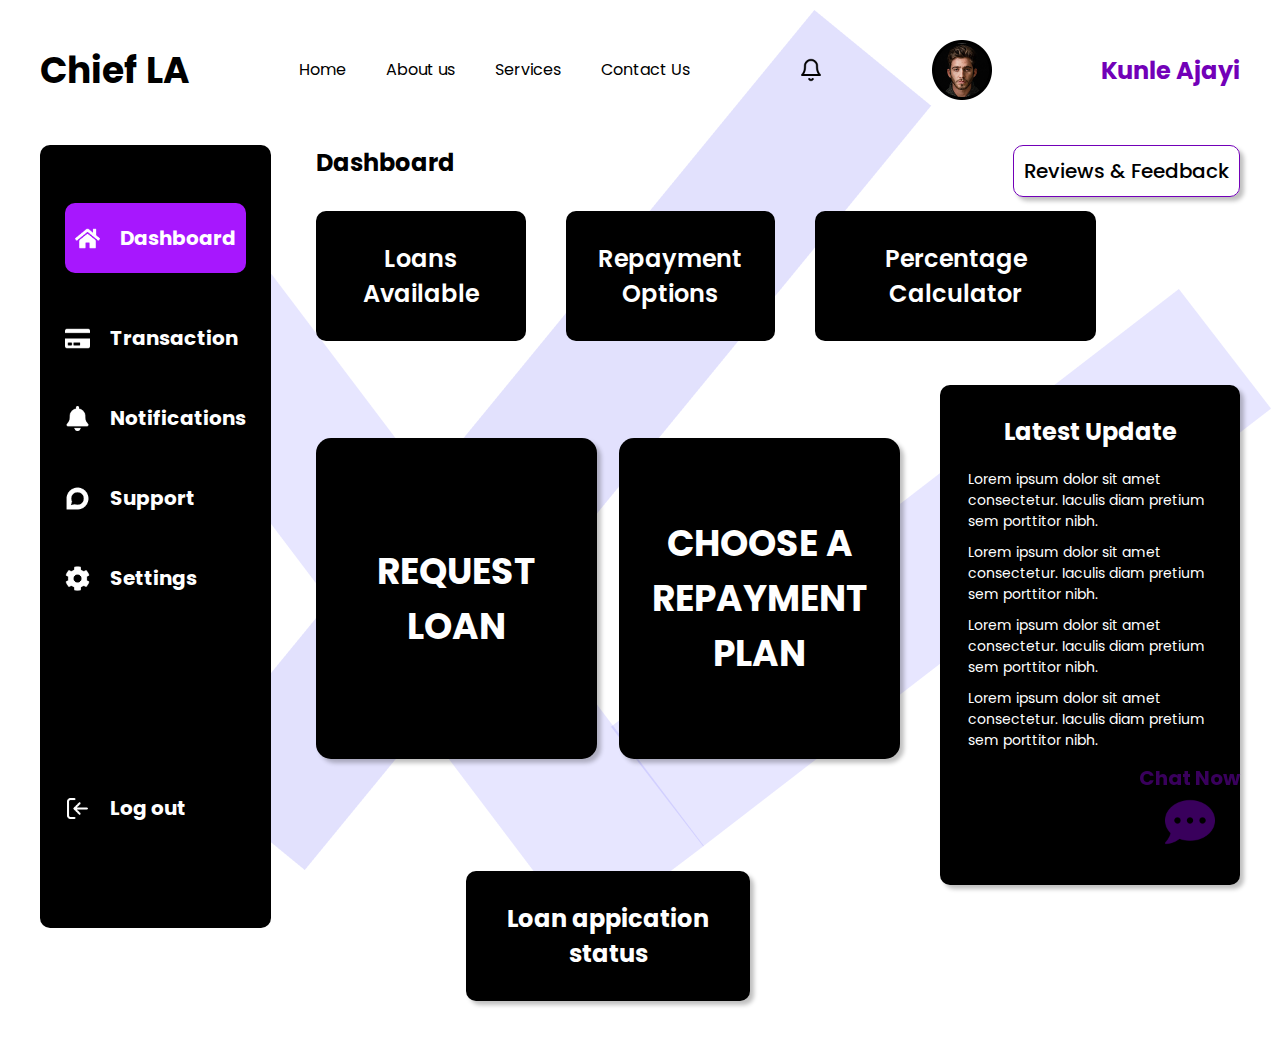
<file: mid-term-test/index.html>
<!DOCTYPE html>
<html lang="en">
  <head>
    <meta charset="UTF-8" />
    <meta name="viewport" content="width=device-width, initial-scale=1.0" />
    <title>Vy Doan - Mid Term</title>
    <link rel="stylesheet" href="style.css" />
  </head>
  <body>
    <header class="navBar">
      <h1 class="logo">Chief LA</h1>
      <ul class="navMenu">
        <li class="navItem"><a href="" class="navLink">Home</a></li>
        <li class="navItem"><a href="" class="navLink">About us</a></li>
        <li class="navItem"><a href="" class="navLink">Services</a></li>
        <li class="navItem"><a href="" class="navLink">Contact Us</a></li>
      </ul>
      <img src="./images/bell.png" alt="" class="noti-icon" />
      <img src="./images/avatar.png" alt="" class="avatar" />
      <h2 class="userName">Kunle Ajayi</h2>
    </header>
    <main>
      <div class="sideBar">
        <div class="sideTop">
          <div class="sideItem sideActive">
            <img src="./images/home.png" alt="icon" class="icon" />
            <h4>Dashboard</h4>
          </div>
          <div class="sideItem">
            <img src="./images/credit-card.png" alt="icon" class="icon" />
            <h4>Transaction</h4>
          </div>
          <div class="sideItem">
            <img src="./images/white-bell.png" alt="icon" class="icon" />
            <h4>Notifications</h4>
          </div>
          <div class="sideItem">
            <img src="./images/discourse.png" alt="icon" class="icon" />
            <h4>Support</h4>
          </div>
          <div class="sideItem">
            <img src="./images/cog.png" alt="icon" class="icon" />
            <h4>Settings</h4>
          </div>
        </div>
        <div class="sideBot">
          <div class="sideItem">
            <img src="./images/log-in.png" alt="icon" class="icon" />
            <h4>Log out</h4>
          </div>
        </div>
      </div>
      <div class="display">
        <div class="display-header">
          <h2>Dashboard</h2>
          <a href="" class="review-btn">Reviews & Feedback</a>
        </div>
        <div class="display-content">
          <div class="content-1">
            <h3>Loans Available</h3>
          </div>
          <div class="content-2">
            <h3>Repayment Options</h3>
          </div>
          <div class="content-3">
            <h3>Percentage Calculator</h3>
          </div>
          <div class="main-content">
            <div class="content-4">
              <h1>REQUEST LOAN</h1>
            </div>
            <div class="content-5">
              <h1>CHOOSE A REPAYMENT PLAN</h1>
            </div>
          </div>
          <div class="content-6">
            <h2>Latest Update</h2>
            <div class="text-wrapper">
              <p>
                Lorem ipsum dolor sit amet consectetur. Iaculis diam pretium sem
                porttitor nibh.
              </p>
              <p>
                Lorem ipsum dolor sit amet consectetur. Iaculis diam pretium sem
                porttitor nibh.
              </p>
              <p>
                Lorem ipsum dolor sit amet consectetur. Iaculis diam pretium sem
                porttitor nibh.
              </p>
              <p>
                Lorem ipsum dolor sit amet consectetur. Iaculis diam pretium sem
                porttitor nibh.
              </p>
            </div>
          </div>
          <div class="content-7">
            <h2>Loan appication status</h2>
          </div>
        </div>
      </div>
      <div class="chatBot">
        <h4>Chat Now</h4>
        <img src="./images/comment-dots.png" alt="">
      </div>
    </main>
      <img src="./images/Rectangle 15.png" class="reg-15"></img>
      <img src="./images/Rectangle 16.png" class="reg-16"></img>
      <img src="./images/Rectangle 19.png" class="reg-19"></img>
  </body>
</html>
</file>
<file: mid-term-test/style.css>
@import url("https://fonts.googleapis.com/css2?family=Poppins:wght@400;500;600;700&display=swap");

* {
  margin: 0;
  padding: 0;
  box-sizing: border-box;
  font-family: "Poppins", sans-serif;
}

body {
  min-width: 1200px;
  width: 100vw;
}

:root {
  --primary-color: #7200b8;

  h1 {
    font-size: 2.25rem;
    font-weight: 700;
  }

  h2 {
    font-size: 1.5rem;
    font-weight: 700;
  }

  h3 {
    font-size: 1.5rem;
    font-weight: 600;
  }

  h4 {
    font-size: 1.25rem;
    font-weight: 700;
  }

  p {
    font-size: 0.875rem;
    font-weight: 400;
  }

  a {
    text-decoration: none;
    white-space: nowrap;
    color: inherit;
  }

  ul li {
    list-style-type: none;
  }
}

.navBar,
.navMenu {
  display: flex;
  flex-direction: row;
  justify-content: space-between;
  align-items: center;
}

.navBar {
  padding: 40px 40px 45px 40px;
  width: 100%;
  height: fit-content;
  position: relative;

  .avatar {
    width: 60px;
    height: 60px;
  }

  .noti-icon {
    width: 24px;
    height: 24px;
  }

  .noti-icon:hover {
    outline-offset: 4px;
    outline: 2px solid var(--primary-color);
    border-radius: 50%;
  }

  .userName {
    color: var(--primary-color);
  }

  h1.logo {
    white-space: nowrap;
  }
}

.navMenu {
  width: max-content;
  gap: 40px;
}

.navItem {
  color: black;
  border-bottom: 2px solid transparent;
}

.navItem:hover {
  border-bottom: 2px solid var(--primary-color);
}

main {
  display: flex;
  flex-direction: row;
  column-gap: 45px;
  padding: 0 40px;
  justify-content: space-between;
  width: 100%;
  height: max-content;
}

.sideBar,
.sideTop {
  display: flex;
  flex-direction: column;
  align-items: flex-start;
  justify-content: space-between;
}

.sideBar {
  width: 254px;
  height: 783px;
  background-color: black;
  border-radius: 10px;
  padding: 58px 25px 105px 25px;
}

.sideTop {
  gap: 50px;
}

.sideItem {
  display: flex;
  flex-direction: row;
  justify-content: flex-start;
  align-items: center;
  gap: 20px;
  color: white;
  width: 100%;

  .icon {
    width: 25px;
    height: 25px;
  }
}

.sideActive {
  padding: 20px 10px;
  background-color: #a717fe;
  border-radius: 10px;
}

.display {
  width: max-content;
  height: 100%;
  display: flex;
  flex-direction: column;
  justify-content: flex-start;
  align-items: center;
  gap: 14px;
}

.display-header {
  display: flex;
  flex-direction: row;
  justify-content: space-between;
  width: 100%;

  .review-btn {
    padding: 10px;
    border-radius: 10px;
    border: 1px solid #7200b8;
    box-shadow: 4px 4px 4px rgba(0, 0, 0, 0.25);
    font-size: 20px;
    font-weight: 500;
  }
}

.content-1,
.content-2,
.content-3,
.content-6,
.content-7 {
  color: white;
  background-color: black;
  padding: 30px 20px;
  border-radius: 10px;
  height: max-content;
}

.display-content {
  display: grid;
  grid-template-columns: repeat(5, 1fr);
  grid-template-rows: 1fr auto 1fr;
  row-gap: 44px;
  column-gap: 40px;

  .content-1 {
    grid-column: 1 / span 2;
    grid-row: 1/2;
  }
  .content-2 {
    grid-column: 3 / span 2;
    grid-row: 1/2;
  }
  .content-3 {
    grid-column: 5 / span 2;
    grid-row: 1/2;
    margin-right: 144px;
  }
  .main-content {
    grid-column: 1 / span 5;
    grid-row: 2/3;
  }
  .content-6 {
    grid-column: -1;
    grid-row: 2/3;
  }
  .content-7 {
    grid-column: 1/6;
    grid-row: 3/4;
  }
}

.content-7 {
  width: calc(100% - 300px);
  margin-top: -58px;
  justify-self: center;
}

.content-4,
.content-5 {
  color: white;
  background-color: black;
  padding: 30px 20px;
  border-radius: 15px;
  width: 100%;
  height: 321px;
  align-content: center;
}

.content-6,
.text-wrapper {
  display: flex;
  flex-direction: column;
  align-items: flex-start;
  justify-content: flex-start;
  height: max-content;
  gap: 10px;
}

.content-6 {
  padding: 19px 28px 21px 28px;
  max-width: 300px;
  width: 100%;
  height: 500px;
  align-items: center;

  h2 {
    padding: 10px;
  }
}

.main-content {
  display: flex;
  flex-direction: row;
  gap: 22px;
  margin-top: 53px;
  width: 100%;
}

.content-1,
.content-2,
.content-3,
.content-4,
.content-5,
.content-7 {
  text-align: center;
}

.content-4,
.content-5,
.content-6,
.content-7 {
  box-shadow: 4px 4px 4px rgba(0, 0, 0, 0.25);
}

/* chat bots */
.chatBot {
  display: flex;
  flex-direction: column;
  align-items: center;
  gap: 4px;
  position: fixed;
  right: 40px;
  bottom: 53px;

  h4 {
    color: var(--primary-color);
    opacity: 50%;
    width: max-content;
  }

  img {
    width: 50px;
    height: 50px;
  }
}

/* background deco*/
.reg-15,
.reg-16,
.reg-19 {
  position: absolute;
  z-index: -1;
}

.reg-15 {
  top: 289px;
  right: 8px;
}
.reg-16 {
  top: 10px;
  right: 348px;
}
.reg-19 {
  top: 274px;
  right: 576px;
}
</file>
